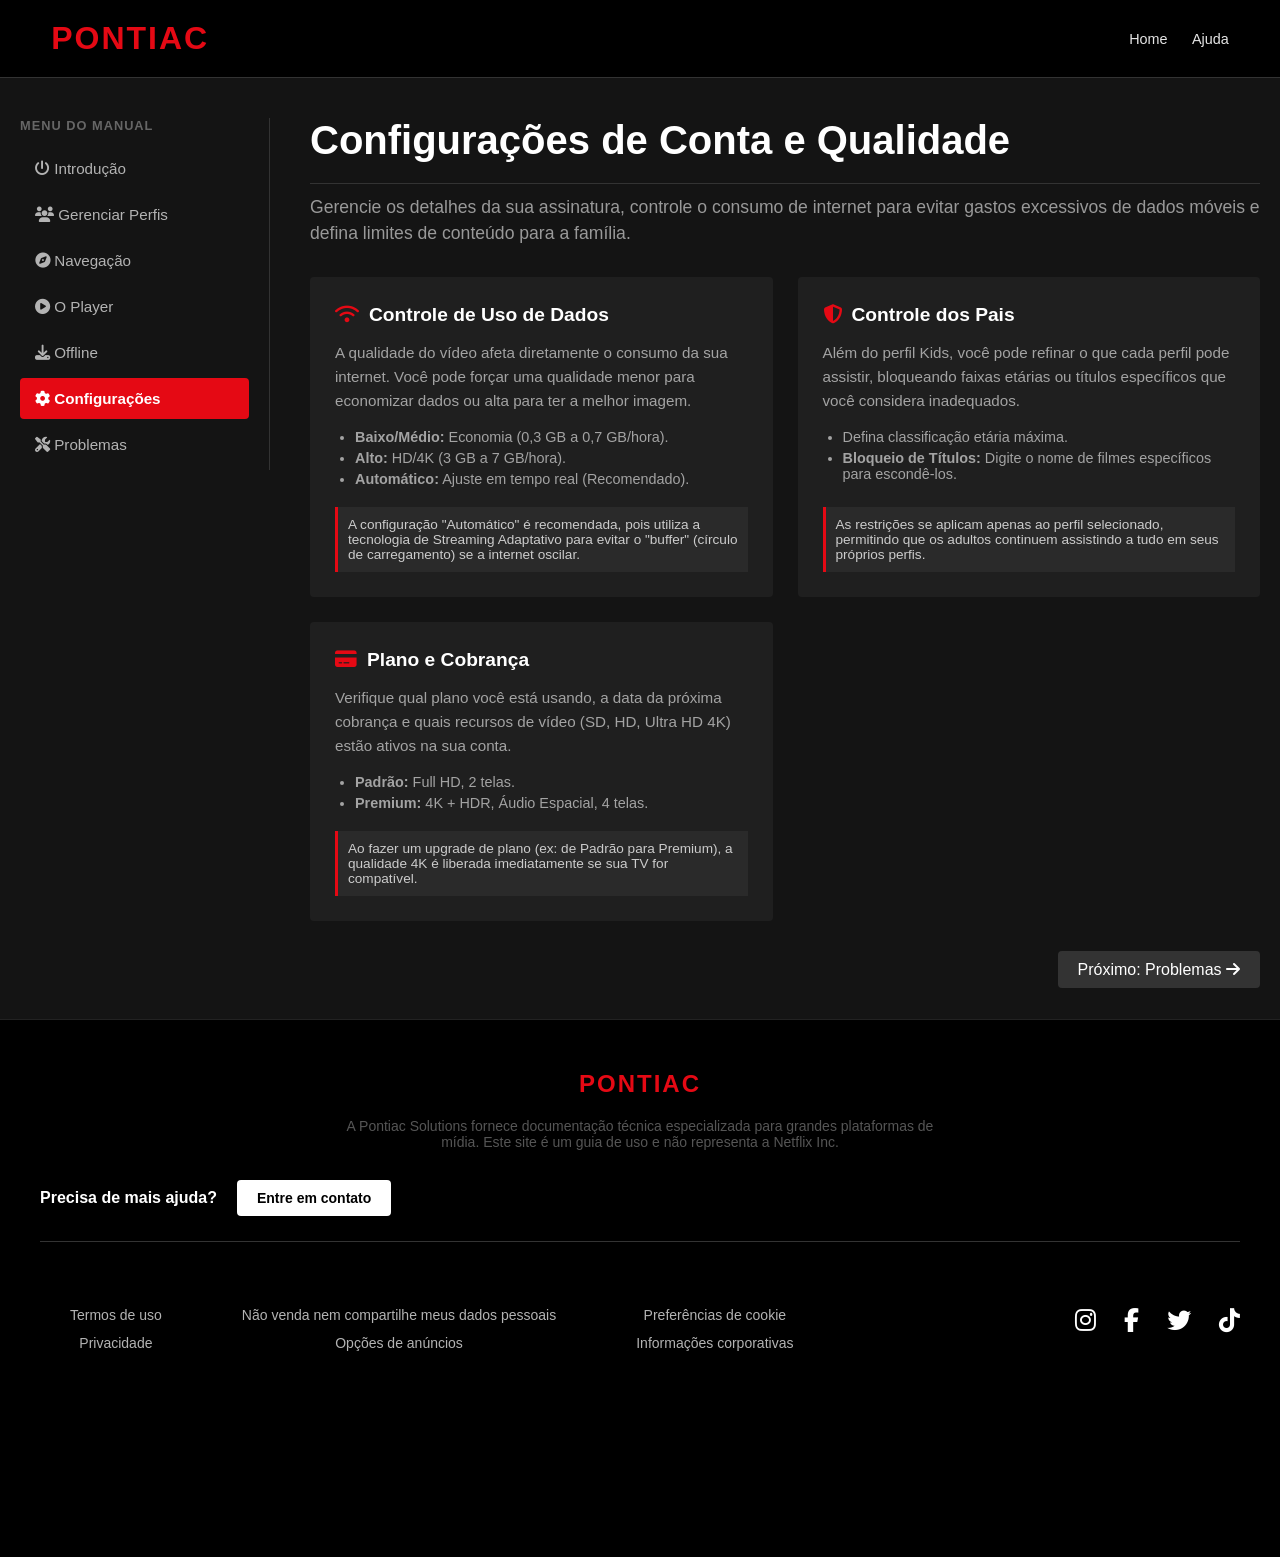
<file: html/config.html>
<!DOCTYPE html>
<html lang="pt-BR">

<head>
    <meta charset="UTF-8">
    <meta name="viewport" content="width=device-width, initial-scale=1.0">
    <title>Pontiac | Configurações</title>
    <link rel="stylesheet" href="/css/style.css">
    <link rel="stylesheet" href="https://cdnjs.cloudflare.com/ajax/libs/font-awesome/6.4.0/css/all.min.css">
</head>

<body>
    <header>
        <a href="index.html" class="logo">PONTIAC</a>

        <nav class="nav-menu">
            <a href="index.html">Home</a>
            <a href="suporte.html">Ajuda</a>
        </nav>
    </header>

    <div class="main-container">
        <aside class="sidebar">
            <h3>Menu do Manual</h3>

            <nav>
                <a href="intro.html" class="menu-item"><i class="fas fa-power-off"></i> Introdução</a>
                <a href="perfis.html" class="menu-item"><i class="fas fa-users"></i> Gerenciar Perfis</a>
                <a href="navegacao.html" class="menu-item"><i class="fas fa-compass"></i> Navegação</a>
                <a href="player.html" class="menu-item"><i class="fas fa-play-circle"></i> O Player</a>
                <a href="offline.html" class="menu-item"><i class="fas fa-download"></i> Offline</a>
                <a href="config.html" class="menu-item"><i class="fas fa-cog"></i> Configurações</a>
                <a href="suporte.html" class="menu-item"><i class="fas fa-tools"></i> Problemas</a>
            </nav>
        </aside>

        <main class="content">
            <h1>Configurações de Conta e Qualidade</h1>
            <span class="subtitle">Gerencie os detalhes da sua assinatura, controle o consumo de internet para evitar gastos excessivos de dados móveis e defina limites de conteúdo para a família.</span>

            <div class="card-grid">
                <div class="info-card">
                    <h3><i class="fas fa-wifi" style="color: #E50914;"></i> Controle de Uso de Dados</h3>
                    <p>A qualidade do vídeo afeta diretamente o consumo da sua internet. Você pode forçar uma qualidade menor para economizar dados ou alta para ter a melhor imagem.</p>

                    <ul>
                        <li><strong>Baixo/Médio:</strong> Economia (0,3 GB a 0,7 GB/hora).</li>
                        <li><strong>Alto:</strong> HD/4K (3 GB a 7 GB/hora).</li>
                        <li><strong>Automático:</strong> Ajuste em tempo real (Recomendado).</li>
                    </ul>

                    <div class="note-box">
                        A configuração "Automático" é recomendada, pois utiliza a tecnologia de Streaming Adaptativo para evitar o "buffer" (círculo de carregamento) se a internet oscilar.
                    </div>
                </div>

                <div class="info-card">
                    <h3><i class="fas fa-shield-alt" style="color: #E50914;"></i> Controle dos Pais</h3>
                    <p>Além do perfil Kids, você pode refinar o que cada perfil pode assistir, bloqueando faixas etárias ou títulos específicos que você considera inadequados.</p>

                    <ul>
                        <li>Defina classificação etária máxima.</li>
                        <li><strong>Bloqueio de Títulos:</strong> Digite o nome de filmes específicos para escondê-los.</li>
                    </ul>

                    <div class="note-box">
                        As restrições se aplicam apenas ao perfil selecionado, permitindo que os adultos continuem assistindo a tudo em seus próprios perfis.
                    </div>
                </div>

                <div class="info-card">
                    <h3><i class="fas fa-credit-card" style="color: #E50914;"></i> Plano e Cobrança</h3>
                    <p>Verifique qual plano você está usando, a data da próxima cobrança e quais recursos de vídeo (SD, HD, Ultra HD 4K) estão ativos na sua conta.</p>

                    <ul>
                        <li><strong>Padrão:</strong> Full HD, 2 telas.</li>
                        <li><strong>Premium:</strong> 4K + HDR, Áudio Espacial, 4 telas.</li>
                    </ul>

                    <div class="note-box">
                        Ao fazer um upgrade de plano (ex: de Padrão para Premium), a qualidade 4K é liberada imediatamente se sua TV for compatível.
                    </div>
                </div>
            </div>
            
            <div style="margin-top: 40px; text-align: right;">
                <a href="suporte.html" style="color: #fff; background: #333; padding: 10px 20px; border-radius: 4px;">Próximo: Problemas <i class="fas fa-arrow-right"></i></a>
            </div>
        </main>
    </div>
    
<footer class="site-footer" style="background: #000; padding: 50px 20px; text-align: center; border-top: 1px solid #222;">
        <h2 class="logo" style="margin-bottom: 20px; font-size: 1.5rem;">PONTIAC</h2>
        <p style="color: #555; max-width: 600px; margin: 0 auto 30px;">
            A Pontiac Solutions fornece documentação técnica especializada para grandes plataformas de mídia. 
            Este site é um guia de uso e não representa a Netflix Inc.
        </p>
        <div class="footer-cta">
            <span class="cta-text">Precisa de mais ajuda?</span>
            <a href="#" class="cta-button">Entre em contato</a>
        </div>
        
<hr class="footer-divider">
    <div class="footer-container">
        <div class="footer-links">
            <div class="footer-column">
                <a href="#">Termos de uso</a>
                <a href="#">Privacidade</a>
            </div>
            <div class="footer-column">
                <a href="#">Não venda nem compartilhe meus dados pessoais</a>
                <a href="#">Opções de anúncios</a>

            </div>
            <div class="footer-column">
                <a href="#">Preferências de cookie</a>
                <a href="#">Informações corporativas</a>
            </div>
        </div>

        <div class="footer-social">
            <a href="#"><i class="fab fa-instagram"></i></a>
            <a href="#"><i class="fab fa-facebook-f"></i></a>
            <a href="#"><i class="fab fa-twitter"></i></a>
            <a href="#"><i class="fab fa-tiktok"></i></a>
        </div>
    </div>
</footer>
<script src="/js/script.js"></script>
</body>

</html>
</file>
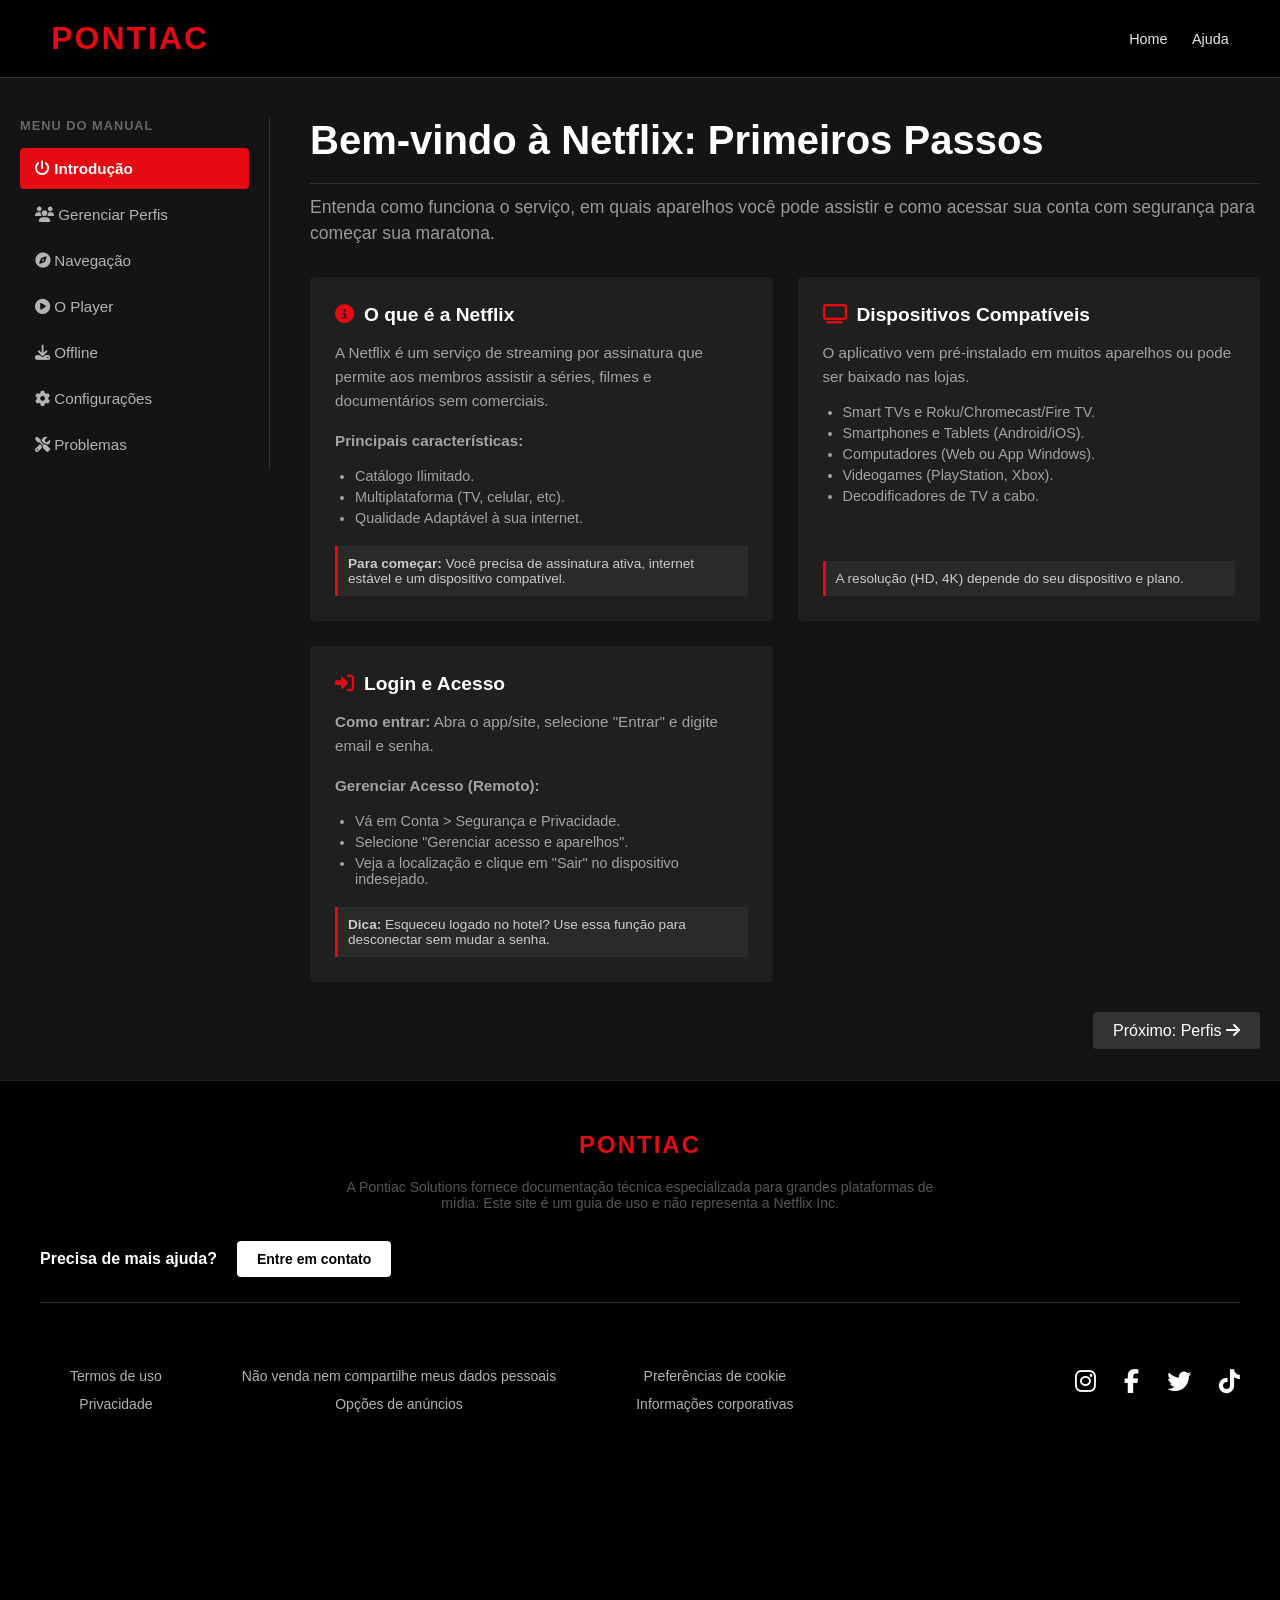
<file: html/intro.html>
<!DOCTYPE html>
<html lang="pt-BR">

<head>
    <meta charset="UTF-8">
    <meta name="viewport" content="width=device-width, initial-scale=1.0">
    <title>Pontiac | Primeiros Passos</title>
    <link rel="stylesheet" href="/css/style.css">
    <link rel="stylesheet" href="https://cdnjs.cloudflare.com/ajax/libs/font-awesome/6.4.0/css/all.min.css">
</head>

<body>
    <header>
        <a href="index.html" class="logo">PONTIAC</a>

        <nav class="nav-menu">
            <a href="index.html">Home</a>
            <a href="suporte.html">Ajuda</a>
        </nav>
    </header>

    <div class="main-container">
        <aside class="sidebar">
            <h3>Menu do Manual</h3>

            <nav>
                <a href="intro.html" class="menu-item"><i class="fas fa-power-off"></i> Introdução</a>
                <a href="perfis.html" class="menu-item"><i class="fas fa-users"></i> Gerenciar Perfis</a>
                <a href="navegacao.html" class="menu-item"><i class="fas fa-compass"></i> Navegação</a>
                <a href="player.html" class="menu-item"><i class="fas fa-play-circle"></i> O Player</a>
                <a href="offline.html" class="menu-item"><i class="fas fa-download"></i> Offline</a>
                <a href="config.html" class="menu-item"><i class="fas fa-cog"></i> Configurações</a>
                <a href="suporte.html" class="menu-item"><i class="fas fa-tools"></i> Problemas</a>
            </nav>
        </aside>

        <main class="content">
            <h1>Bem-vindo à Netflix: Primeiros Passos</h1>
            <span class="subtitle">Entenda como funciona o serviço, em quais aparelhos você pode assistir e como acessar sua conta com segurança para começar sua maratona.</span>

            <div class="card-grid">
                <div class="info-card">
                    <h3><i class="fas fa-info-circle" style="color: #E50914;"></i> O que é a Netflix</h3>
                    <p>A Netflix é um serviço de streaming por assinatura que permite aos membros assistir a séries, filmes e documentários sem comerciais.</p>

                    <p><strong>Principais características:</strong></p>
                    <ul>
                        <li>Catálogo Ilimitado.</li>
                        <li>Multiplataforma (TV, celular, etc).</li>
                        <li>Qualidade Adaptável à sua internet.</li>
                    </ul>

                    <div class="note-box">
                        <strong>Para começar:</strong> Você precisa de assinatura ativa, internet estável e um dispositivo compatível.
                    </div>
                </div>

                <div class="info-card">
                    <h3><i class="fas fa-tv" style="color: #E50914;"></i> Dispositivos Compatíveis</h3>
                    <p>O aplicativo vem pré-instalado em muitos aparelhos ou pode ser baixado nas lojas.</p>

                    <ul>
                        <li>Smart TVs e Roku/Chromecast/Fire TV.</li>
                        <li>Smartphones e Tablets (Android/iOS).</li>
                        <li>Computadores (Web ou App Windows).</li>
                        <li>Videogames (PlayStation, Xbox).</li>
                        <li>Decodificadores de TV a cabo.</li>
                    </ul>

                    <div class="note-box">
                        A resolução (HD, 4K) depende do seu dispositivo e plano.
                    </div>
                </div>

                <div class="info-card">
                    <h3><i class="fas fa-sign-in-alt" style="color: #E50914;"></i> Login e Acesso</h3>
                    <p><strong>Como entrar:</strong> Abra o app/site, selecione "Entrar" e digite email e senha.</p>

                    <p><strong>Gerenciar Acesso (Remoto):</strong></p>
                    <ul>
                        <li>Vá em Conta > Segurança e Privacidade.</li>
                        <li>Selecione "Gerenciar acesso e aparelhos".</li>
                        <li>Veja a localização e clique em "Sair" no dispositivo indesejado.</li>
                    </ul>

                    <div class="note-box">
                        <strong>Dica:</strong> Esqueceu logado no hotel? Use essa função para desconectar sem mudar a senha.
                    </div>
                </div>
            </div>
            
            <div style="margin-top: 40px; text-align: right;">
                <a href="perfis.html" style="color: #fff; background: #333; padding: 10px 20px; border-radius: 4px;">Próximo: Perfis <i class="fas fa-arrow-right"></i></a>
            </div>
        </main>
    </div>

    

<footer class="site-footer" style="background: #000; padding: 50px 20px; text-align: center; border-top: 1px solid #222;">
        <h2 class="logo" style="margin-bottom: 20px; font-size: 1.5rem;">PONTIAC</h2>
        <p style="color: #555; max-width: 600px; margin: 0 auto 30px;">
            A Pontiac Solutions fornece documentação técnica especializada para grandes plataformas de mídia. 
            Este site é um guia de uso e não representa a Netflix Inc.
        </p>
        <div class="footer-cta">
            <span class="cta-text">Precisa de mais ajuda?</span>
            <a href="#" class="cta-button">Entre em contato</a>
        </div>
        
<hr class="footer-divider">
    <div class="footer-container">
        <div class="footer-links">
            <div class="footer-column">
                <a href="#">Termos de uso</a>
                <a href="#">Privacidade</a>
            </div>
            <div class="footer-column">
                <a href="#">Não venda nem compartilhe meus dados pessoais</a>
                <a href="#">Opções de anúncios</a>

            </div>
            <div class="footer-column">
                <a href="#">Preferências de cookie</a>
                <a href="#">Informações corporativas</a>
            </div>
        </div>

        <div class="footer-social">
            <a href="#"><i class="fab fa-instagram"></i></a>
            <a href="#"><i class="fab fa-facebook-f"></i></a>
            <a href="#"><i class="fab fa-twitter"></i></a>
            <a href="#"><i class="fab fa-tiktok"></i></a>
        </div>
    </div>
</footer>
<script src="/js/script.js"></script>
</body>

</html>
</file>
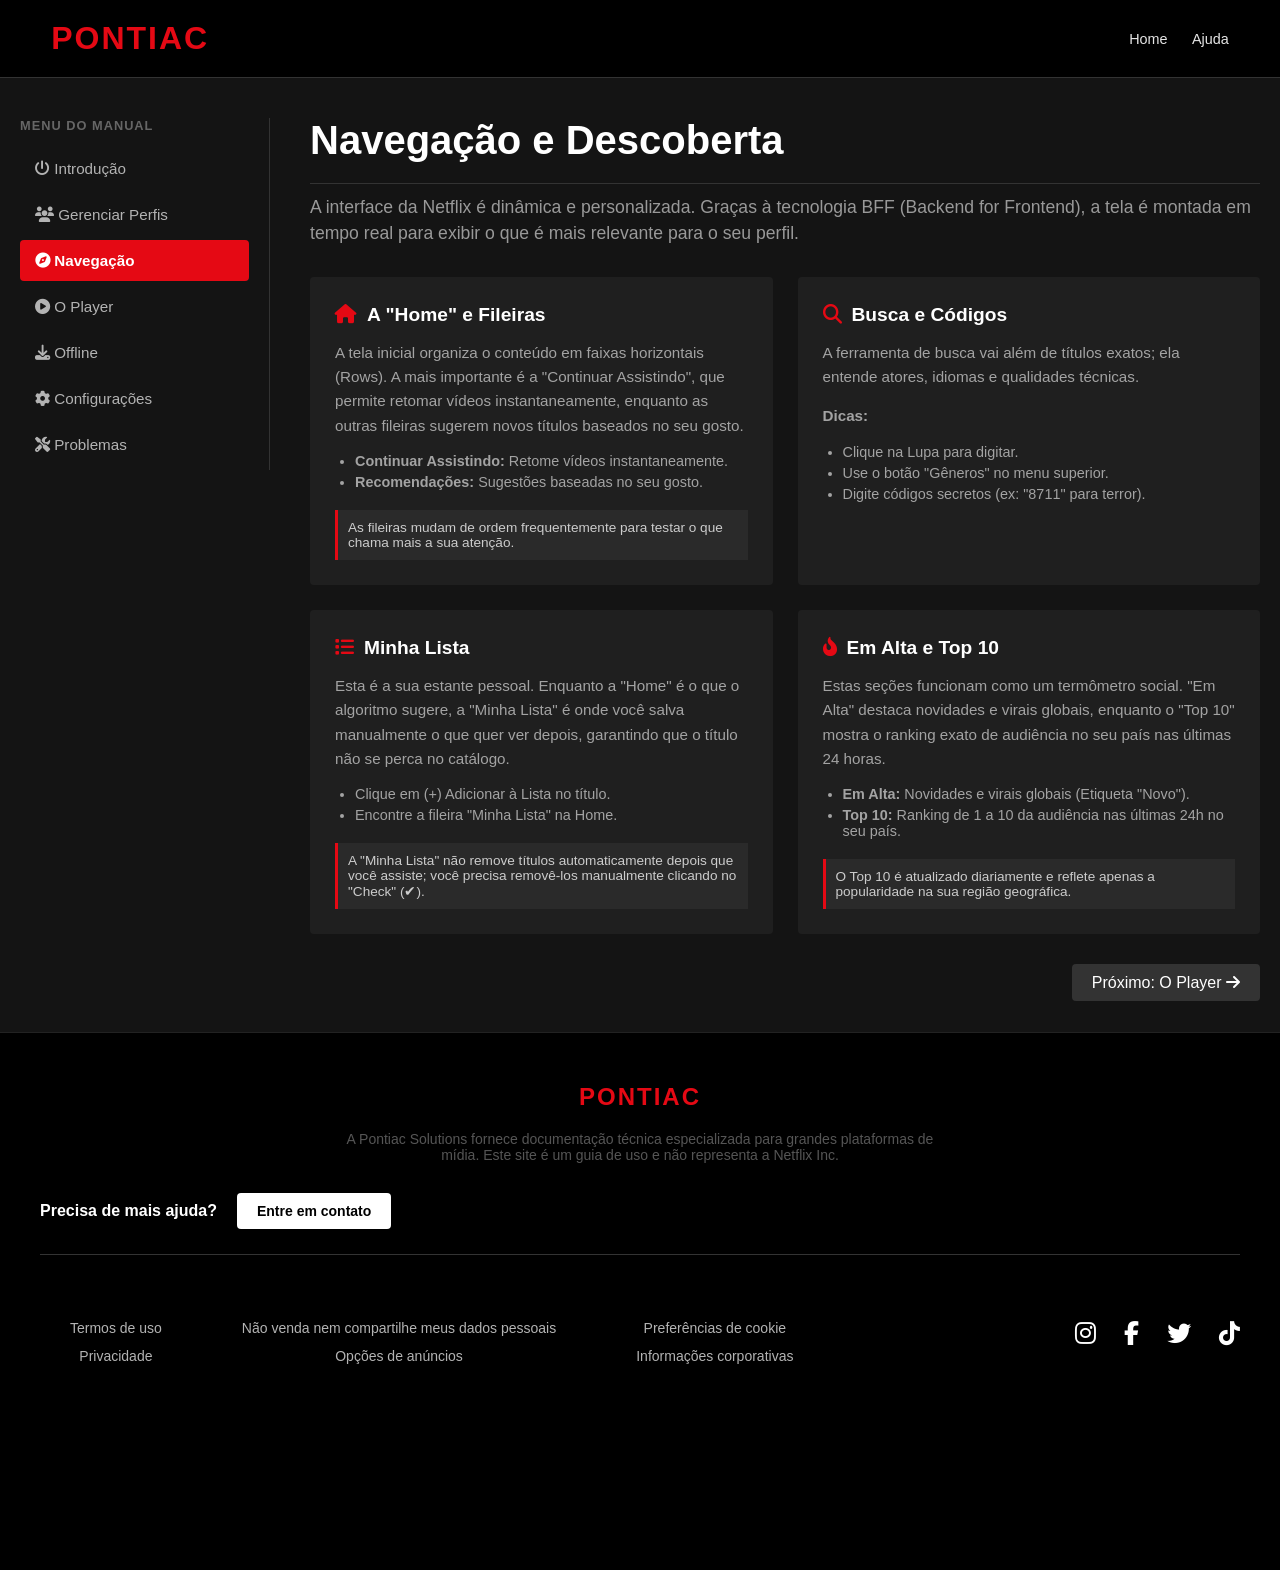
<file: html/navegacao.html>
<!DOCTYPE html>
<html lang="pt-BR">

<head>
    <meta charset="UTF-8">
    <meta name="viewport" content="width=device-width, initial-scale=1.0">
    <title>Pontiac | Navegação</title>
    <link rel="stylesheet" href="/css/style.css">
    <link rel="stylesheet" href="https://cdnjs.cloudflare.com/ajax/libs/font-awesome/6.4.0/css/all.min.css">
</head>

<body>
    <header>
        <a href="index.html" class="logo">PONTIAC</a>

        <nav class="nav-menu">
            <a href="index.html">Home</a>
            <a href="suporte.html">Ajuda</a>
        </nav>
    </header>

    <div class="main-container">
        <aside class="sidebar">
            <h3>Menu do Manual</h3>

            <nav>
                <a href="intro.html" class="menu-item"><i class="fas fa-power-off"></i> Introdução</a>
                <a href="perfis.html" class="menu-item"><i class="fas fa-users"></i> Gerenciar Perfis</a>
                <a href="navegacao.html" class="menu-item"><i class="fas fa-compass"></i> Navegação</a>
                <a href="player.html" class="menu-item"><i class="fas fa-play-circle"></i> O Player</a>
                <a href="offline.html" class="menu-item"><i class="fas fa-download"></i> Offline</a>
                <a href="config.html" class="menu-item"><i class="fas fa-cog"></i> Configurações</a>
                <a href="suporte.html" class="menu-item"><i class="fas fa-tools"></i> Problemas</a>
            </nav>
        </aside>

        <main class="content">
            <h1>Navegação e Descoberta</h1>
            <span class="subtitle">A interface da Netflix é dinâmica e personalizada. Graças à tecnologia BFF (Backend for Frontend), a tela é montada em tempo real para exibir o que é mais relevante para o seu perfil.</span>

            <div class="card-grid">
                <div class="info-card">
                    <h3><i class="fas fa-home" style="color: #E50914;"></i> A "Home" e Fileiras</h3>
                    <p>A tela inicial organiza o conteúdo em faixas horizontais (Rows). A mais importante é a "Continuar Assistindo", que permite retomar vídeos instantaneamente, enquanto as outras fileiras sugerem novos títulos baseados no seu gosto.</p>

                    <ul>
                        <li><strong>Continuar Assistindo:</strong> Retome vídeos instantaneamente.</li>
                        <li><strong>Recomendações:</strong> Sugestões baseadas no seu gosto.</li>
                    </ul>

                    <div class="note-box">
                        As fileiras mudam de ordem frequentemente para testar o que chama mais a sua atenção.
                    </div>
                </div>

                <div class="info-card">
                    <h3><i class="fas fa-search" style="color: #E50914;"></i> Busca e Códigos</h3>
                    <p>A ferramenta de busca vai além de títulos exatos; ela entende atores, idiomas e qualidades técnicas.</p>

                    <p><strong>Dicas:</strong></p>
                    <ul>
                        <li>Clique na Lupa para digitar.</li>
                        <li>Use o botão "Gêneros" no menu superior.</li>
                        <li>Digite códigos secretos (ex: "8711" para terror).</li>
                    </ul>
                </div>

                <div class="info-card">
                    <h3><i class="fas fa-list" style="color: #E50914;"></i> Minha Lista</h3>
                    <p>Esta é a sua estante pessoal. Enquanto a "Home" é o que o algoritmo sugere, a "Minha Lista" é onde você salva manualmente o que quer ver depois, garantindo que o título não se perca no catálogo.</p>

                    <ul>
                        <li>Clique em (+) Adicionar à Lista no título.</li>
                        <li>Encontre a fileira "Minha Lista" na Home.</li>
                    </ul>

                    <div class="note-box">
                        A "Minha Lista" não remove títulos automaticamente depois que você assiste; você precisa removê-los manualmente clicando no "Check" (✔).
                    </div>
                </div>

                <div class="info-card">
                    <h3><i class="fas fa-fire-alt" style="color: #E50914;"></i> Em Alta e Top 10</h3>
                    <p>Estas seções funcionam como um termômetro social. "Em Alta" destaca novidades e virais globais, enquanto o "Top 10" mostra o ranking exato de audiência no seu país nas últimas 24 horas.</p>

                    <ul>
                        <li><strong>Em Alta:</strong> Novidades e virais globais (Etiqueta "Novo").</li>
                        <li><strong>Top 10:</strong> Ranking de 1 a 10 da audiência nas últimas 24h no seu país.</li>
                    </ul>

                    <div class="note-box">
                        O Top 10 é atualizado diariamente e reflete apenas a popularidade na sua região geográfica.
                    </div>
                </div>
            </div>
            
            <div style="margin-top: 40px; text-align: right;">
                <a href="player.html" style="color: #fff; background: #333; padding: 10px 20px; border-radius: 4px;">Próximo: O Player <i class="fas fa-arrow-right"></i></a>
            </div>
        </main>
    </div>

<footer class="site-footer" style="background: #000; padding: 50px 20px; text-align: center; border-top: 1px solid #222;">
        <h2 class="logo" style="margin-bottom: 20px; font-size: 1.5rem;">PONTIAC</h2>
        <p style="color: #555; max-width: 600px; margin: 0 auto 30px;">
            A Pontiac Solutions fornece documentação técnica especializada para grandes plataformas de mídia. 
            Este site é um guia de uso e não representa a Netflix Inc.
        </p>
        <div class="footer-cta">
            <span class="cta-text">Precisa de mais ajuda?</span>
            <a href="#" class="cta-button">Entre em contato</a>
        </div>
        
<hr class="footer-divider">
    <div class="footer-container">
        <div class="footer-links">
            <div class="footer-column">
                <a href="#">Termos de uso</a>
                <a href="#">Privacidade</a>
            </div>
            <div class="footer-column">
                <a href="#">Não venda nem compartilhe meus dados pessoais</a>
                <a href="#">Opções de anúncios</a>

            </div>
            <div class="footer-column">
                <a href="#">Preferências de cookie</a>
                <a href="#">Informações corporativas</a>
            </div>
        </div>

        <div class="footer-social">
            <a href="#"><i class="fab fa-instagram"></i></a>
            <a href="#"><i class="fab fa-facebook-f"></i></a>
            <a href="#"><i class="fab fa-twitter"></i></a>
            <a href="#"><i class="fab fa-tiktok"></i></a>
        </div>
    </div>
</footer>
<script src="/js/script.js"></script>
</body>

</html>
</file>
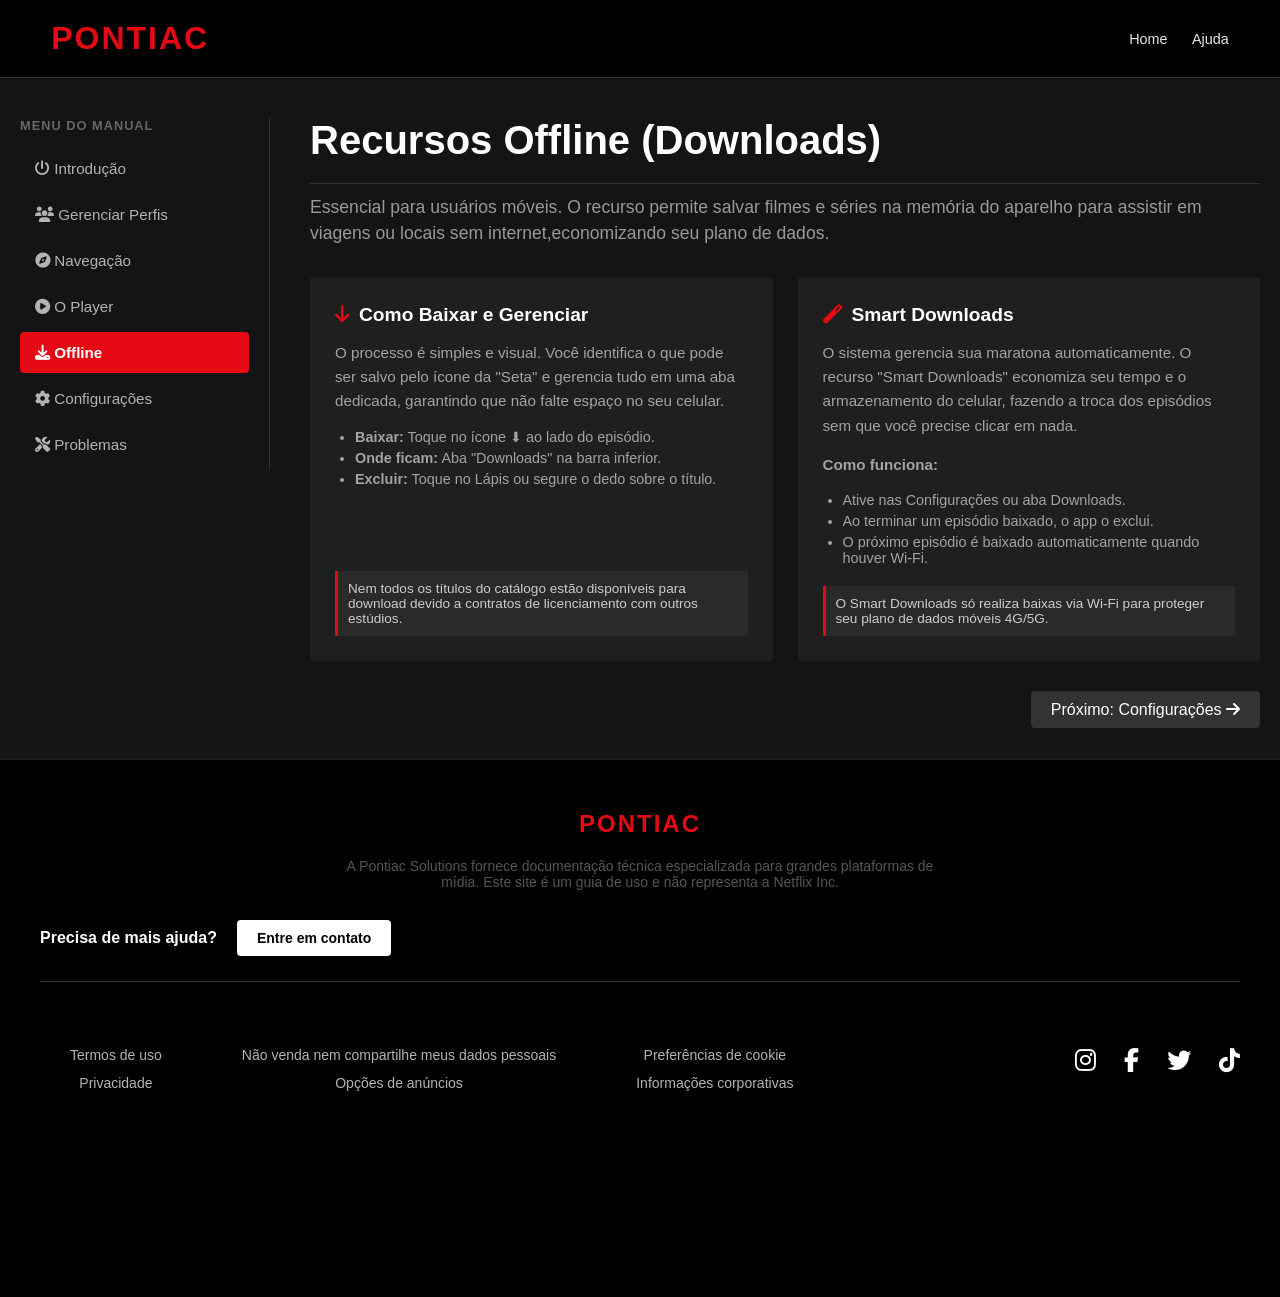
<file: html/offline.html>
<!DOCTYPE html>
<html lang="pt-BR">

<head>
    <meta charset="UTF-8">
    <meta name="viewport" content="width=device-width, initial-scale=1.0">
    <title>Pontiac | Offline</title>
    <link rel="stylesheet" href="/css/style.css">
    <link rel="stylesheet" href="https://cdnjs.cloudflare.com/ajax/libs/font-awesome/6.4.0/css/all.min.css">
</head>

<body>
    <header>
        <a href="index.html" class="logo">PONTIAC</a>

        <nav class="nav-menu">
            <a href="index.html">Home</a>
            <a href="suporte.html">Ajuda</a>
        </nav>
    </header>

    <div class="main-container">
        <aside class="sidebar">
            <h3>Menu do Manual</h3>

            <nav>
                <a href="intro.html" class="menu-item"><i class="fas fa-power-off"></i> Introdução</a>
                <a href="perfis.html" class="menu-item"><i class="fas fa-users"></i> Gerenciar Perfis</a>
                <a href="navegacao.html" class="menu-item"><i class="fas fa-compass"></i> Navegação</a>
                <a href="player.html" class="menu-item"><i class="fas fa-play-circle"></i> O Player</a>
                <a href="offline.html" class="menu-item"><i class="fas fa-download"></i> Offline</a>
                <a href="config.html" class="menu-item"><i class="fas fa-cog"></i> Configurações</a>
                <a href="suporte.html" class="menu-item"><i class="fas fa-tools"></i> Problemas</a>
            </nav>
        </aside>

        <main class="content">
            <h1>Recursos Offline (Downloads)</h1>
            <span class="subtitle">Essencial para usuários móveis. O recurso permite salvar filmes e séries na memória do aparelho para assistir em viagens ou locais sem internet,economizando seu plano de dados.</span>

            <div class="card-grid">
                <div class="info-card">
                    <h3><i class="fas fa-arrow-down" style="color: #E50914;"></i> Como Baixar e Gerenciar</h3>
                    <p>O processo é simples e visual. Você identifica o que pode ser salvo pelo ícone da "Seta" e gerencia tudo em uma aba dedicada, garantindo que não falte espaço no seu celular.</p>

                    <ul>
                        <li><strong>Baixar:</strong> Toque no ícone ⬇ ao lado do episódio.</li>
                        <li><strong>Onde ficam:</strong> Aba "Downloads" na barra inferior.</li>
                        <li><strong>Excluir:</strong> Toque no Lápis ou segure o dedo sobre o título.</li>
                    </ul>

                    <div class="note-box">
                        Nem todos os títulos do catálogo estão disponíveis para download devido a contratos de licenciamento com outros estúdios.
                    </div>
                </div>

                <div class="info-card">
                    <h3><i class="fas fa-magic" style="color: #E50914;"></i> Smart Downloads</h3>
                    <p>O sistema gerencia sua maratona automaticamente. O recurso "Smart Downloads" economiza seu tempo e o armazenamento do celular, fazendo a troca dos episódios sem que você precise clicar em nada.</p>

                    <p><strong>Como funciona:</strong></p>
                    <ul>
                        <li>Ative nas Configurações ou aba Downloads.</li>
                        <li>Ao terminar um episódio baixado, o app o exclui.</li>
                        <li>O próximo episódio é baixado automaticamente quando houver Wi-Fi.</li>
                    </ul>

                    <div class="note-box">
                        O Smart Downloads só realiza baixas via Wi-Fi para proteger seu plano de dados móveis 4G/5G.
                    </div>
                </div>
            </div>
            
            <div style="margin-top: 40px; text-align: right;">
                <a href="config.html" style="color: #fff; background: #333; padding: 10px 20px; border-radius: 4px;">Próximo: Configurações <i class="fas fa-arrow-right"></i></a>
            </div>
        </main>
    </div>

<footer class="site-footer" style="background: #000; padding: 50px 20px; text-align: center; border-top: 1px solid #222;">
        <h2 class="logo" style="margin-bottom: 20px; font-size: 1.5rem;">PONTIAC</h2>
        <p style="color: #555; max-width: 600px; margin: 0 auto 30px;">
            A Pontiac Solutions fornece documentação técnica especializada para grandes plataformas de mídia. 
            Este site é um guia de uso e não representa a Netflix Inc.
        </p>
        <div class="footer-cta">
            <span class="cta-text">Precisa de mais ajuda?</span>
            <a href="#" class="cta-button">Entre em contato</a>
        </div>
        
<hr class="footer-divider">
    <div class="footer-container">
        <div class="footer-links">
            <div class="footer-column">
                <a href="#">Termos de uso</a>
                <a href="#">Privacidade</a>
            </div>
            <div class="footer-column">
                <a href="#">Não venda nem compartilhe meus dados pessoais</a>
                <a href="#">Opções de anúncios</a>

            </div>
            <div class="footer-column">
                <a href="#">Preferências de cookie</a>
                <a href="#">Informações corporativas</a>
            </div>
        </div>

        <div class="footer-social">
            <a href="#"><i class="fab fa-instagram"></i></a>
            <a href="#"><i class="fab fa-facebook-f"></i></a>
            <a href="#"><i class="fab fa-twitter"></i></a>
            <a href="#"><i class="fab fa-tiktok"></i></a>
        </div>
    </div>
</footer>
<script src="/js/script.js"></script>
</body>

</html>
</file>
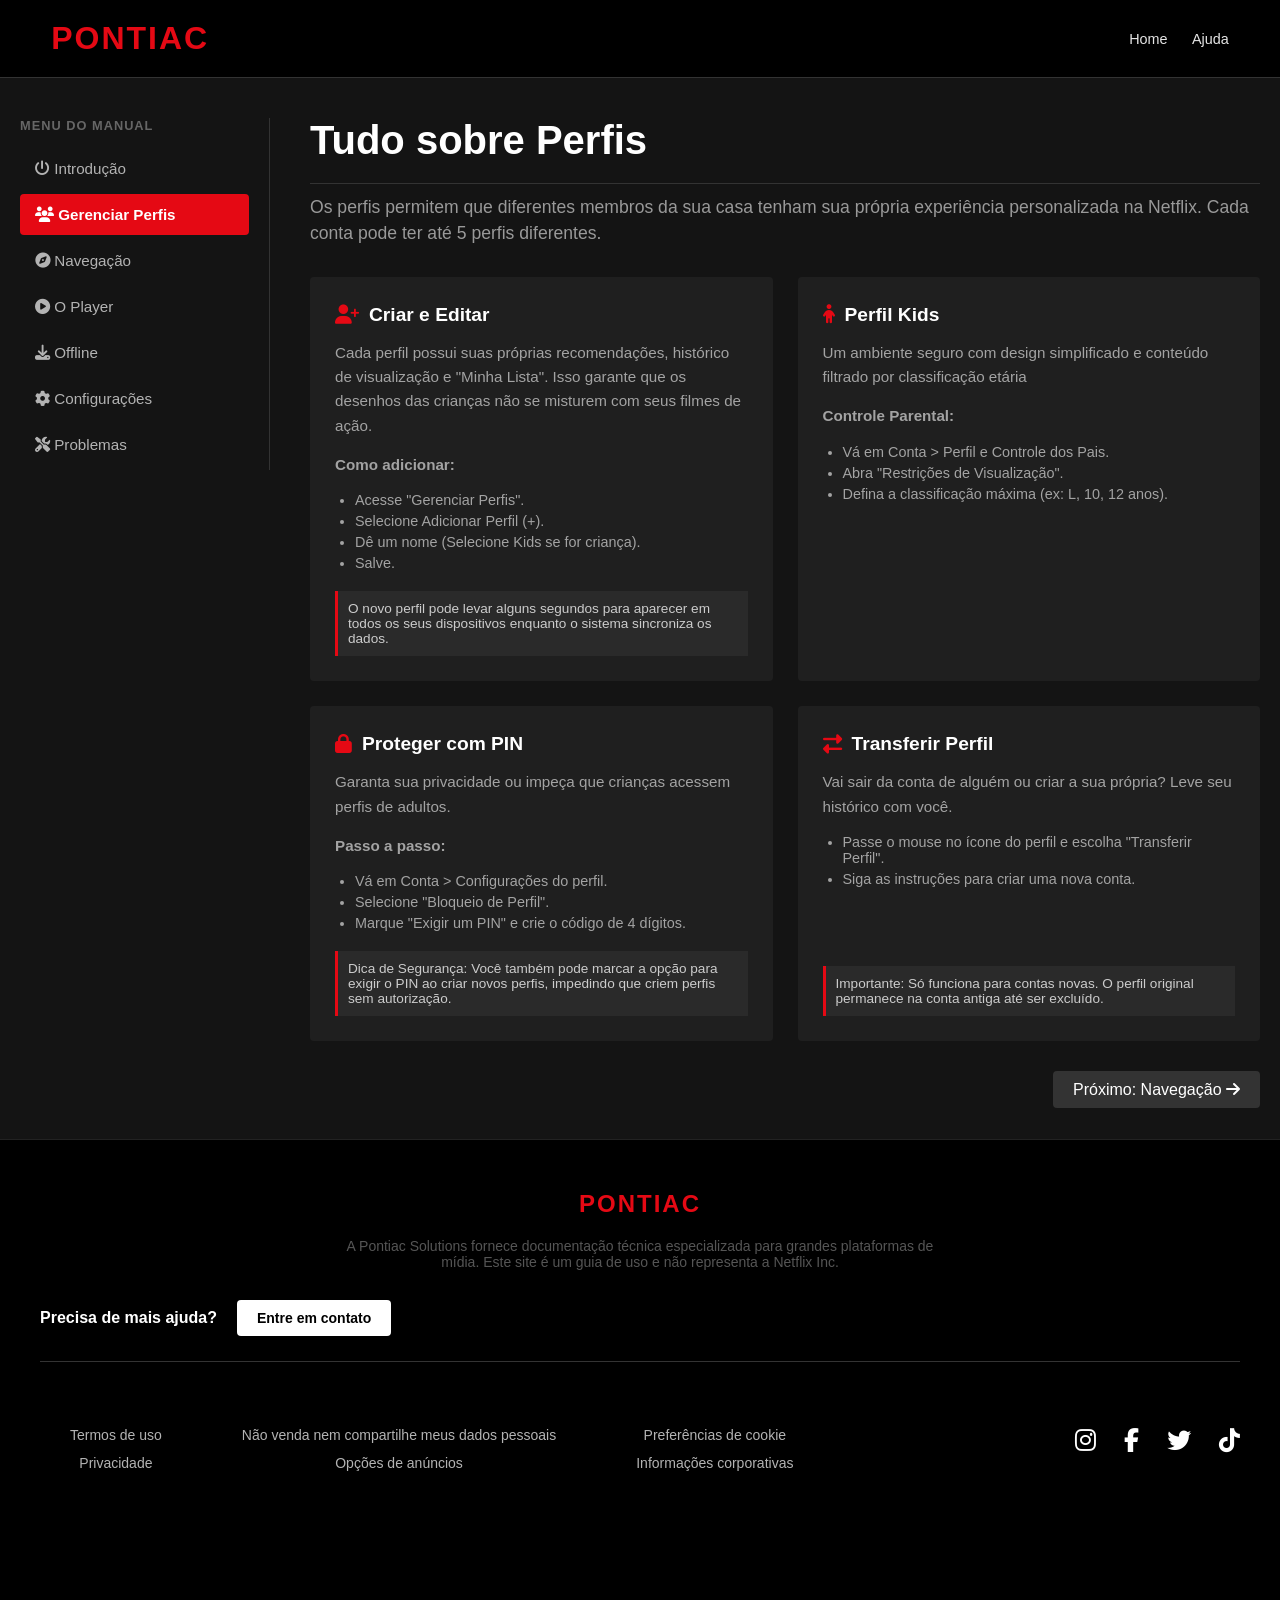
<file: html/perfis.html>
<!DOCTYPE html>
<html lang="pt-BR">

<head>
    <meta charset="UTF-8">
    <meta name="viewport" content="width=device-width, initial-scale=1.0">
    <title>Pontiac | Perfis</title>
    <link rel="stylesheet" href="/css/style.css">
    <link rel="stylesheet" href="https://cdnjs.cloudflare.com/ajax/libs/font-awesome/6.4.0/css/all.min.css">
</head>

<body>
    <header>
        <a href="index.html" class="logo">PONTIAC</a>

        <nav class="nav-menu">
            <a href="index.html">Home</a>
            <a href="suporte.html">Ajuda</a>
        </nav>
    </header>

    <div class="main-container">
        <aside class="sidebar">
            <h3>Menu do Manual</h3>

            <nav>
                <a href="intro.html" class="menu-item"><i class="fas fa-power-off"></i> Introdução</a>
                <a href="perfis.html" class="menu-item"><i class="fas fa-users"></i> Gerenciar Perfis</a>
                <a href="navegacao.html" class="menu-item"><i class="fas fa-compass"></i> Navegação</a>
                <a href="player.html" class="menu-item"><i class="fas fa-play-circle"></i> O Player</a>
                <a href="offline.html" class="menu-item"><i class="fas fa-download"></i> Offline</a>
                <a href="config.html" class="menu-item"><i class="fas fa-cog"></i> Configurações</a>
                <a href="suporte.html" class="menu-item"><i class="fas fa-tools"></i> Problemas</a>
            </nav>
        </aside>

        <main class="content">
            <h1>Tudo sobre Perfis</h1>
            <span class="subtitle">Os perfis permitem que diferentes membros da sua casa tenham sua própria experiência personalizada na Netflix. Cada conta pode ter até 5 perfis diferentes.</span>

            <div class="card-grid">
                <div class="info-card">
                    <h3><i class="fas fa-user-plus" style="color: #E50914;"></i> Criar e Editar</h3>
                    <p>Cada perfil possui suas próprias recomendações, histórico de visualização e "Minha Lista". Isso garante que os desenhos das crianças não se misturem com seus filmes de ação.</p>

                    <p><strong>Como adicionar:</strong></p>
                    <ul>
                        <li>Acesse "Gerenciar Perfis".</li>
                        <li>Selecione Adicionar Perfil (+).</li>
                        <li>Dê um nome (Selecione Kids se for criança).</li>
                        <li>Salve.</li>
                    </ul>

                    <div class="note-box">
                        O novo perfil pode levar alguns segundos para aparecer em todos os seus dispositivos enquanto o sistema sincroniza os dados.
                    </div>
                </div>

                <div class="info-card">
                    <h3><i class="fas fa-child" style="color: #E50914;"></i> Perfil Kids</h3>
                    <p>Um ambiente seguro com design simplificado e conteúdo filtrado por classificação etária</p>

                    <p><strong>Controle Parental:</strong></p>
                    <ul>
                        <li>Vá em Conta > Perfil e Controle dos Pais.</li>
                        <li>Abra "Restrições de Visualização".</li>
                        <li>Defina a classificação máxima (ex: L, 10, 12 anos).</li>
                    </ul>
                </div>

                <div class="info-card">
                    <h3><i class="fas fa-lock" style="color: #E50914;"></i> Proteger com PIN</h3>
                    <p>Garanta sua privacidade ou impeça que crianças acessem perfis de adultos.</p>

                    <p><strong>Passo a passo:</strong></p>
                    <ul>
                        <li>Vá em Conta > Configurações do perfil.</li>
                        <li>Selecione "Bloqueio de Perfil".</li>
                        <li>Marque "Exigir um PIN" e crie o código de 4 dígitos.</li>
                    </ul>

                    <div class="note-box">
                        Dica de Segurança: Você também pode marcar a opção para exigir o PIN ao criar novos perfis, impedindo que criem perfis sem autorização.
                    </div>
                </div>

                <div class="info-card">
                    <h3><i class="fas fa-exchange-alt" style="color: #E50914;"></i> Transferir Perfil</h3>
                    <p>Vai sair da conta de alguém ou criar a sua própria? Leve seu histórico com você.</p>

                    <ul>
                        <li>Passe o mouse no ícone do perfil e escolha "Transferir Perfil".</li>
                        <li>Siga as instruções para criar uma nova conta.</li>
                    </ul>

                    <div class="note-box">
                        Importante: Só funciona para contas novas. O perfil original permanece na conta antiga até ser excluído.
                    </div>
                </div>
            </div>
            
            <div style="margin-top: 40px; text-align: right;">
                <a href="navegacao.html" style="color: #fff; background: #333; padding: 10px 20px; border-radius: 4px;">Próximo: Navegação <i class="fas fa-arrow-right"></i></a>
            </div>
        </main>
    </div>

<footer class="site-footer" style="background: #000; padding: 50px 20px; text-align: center; border-top: 1px solid #222;">
        <h2 class="logo" style="margin-bottom: 20px; font-size: 1.5rem;">PONTIAC</h2>
        <p style="color: #555; max-width: 600px; margin: 0 auto 30px;">
            A Pontiac Solutions fornece documentação técnica especializada para grandes plataformas de mídia. 
            Este site é um guia de uso e não representa a Netflix Inc.
        </p>
        <div class="footer-cta">
            <span class="cta-text">Precisa de mais ajuda?</span>
            <a href="#" class="cta-button">Entre em contato</a>
        </div>
        
<hr class="footer-divider">
    <div class="footer-container">
        <div class="footer-links">
            <div class="footer-column">
                <a href="#">Termos de uso</a>
                <a href="#">Privacidade</a>
            </div>
            <div class="footer-column">
                <a href="#">Não venda nem compartilhe meus dados pessoais</a>
                <a href="#">Opções de anúncios</a>

            </div>
            <div class="footer-column">
                <a href="#">Preferências de cookie</a>
                <a href="#">Informações corporativas</a>
            </div>
        </div>

        <div class="footer-social">
            <a href="#"><i class="fab fa-instagram"></i></a>
            <a href="#"><i class="fab fa-facebook-f"></i></a>
            <a href="#"><i class="fab fa-twitter"></i></a>
            <a href="#"><i class="fab fa-tiktok"></i></a>
        </div>
    </div>
</footer>
<script src="/js/script.js"></script>
</body>

</html>
</file>
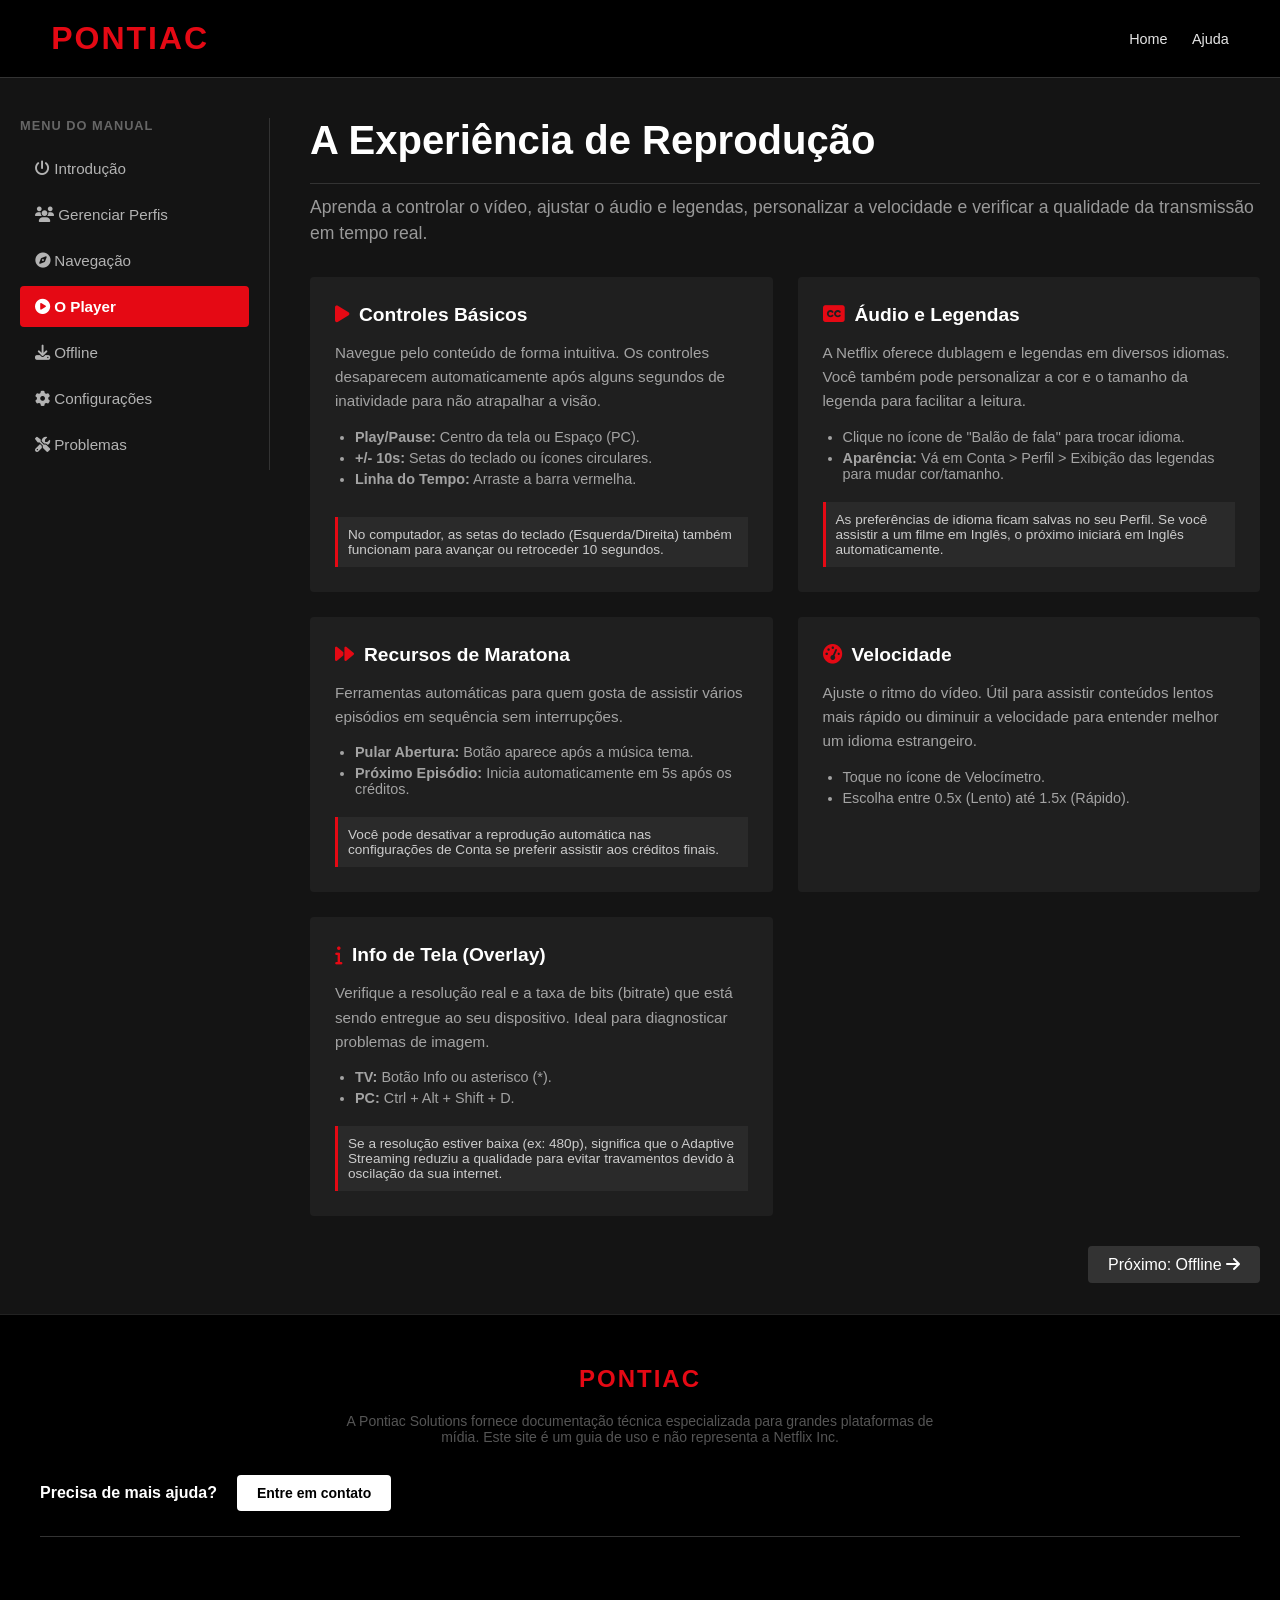
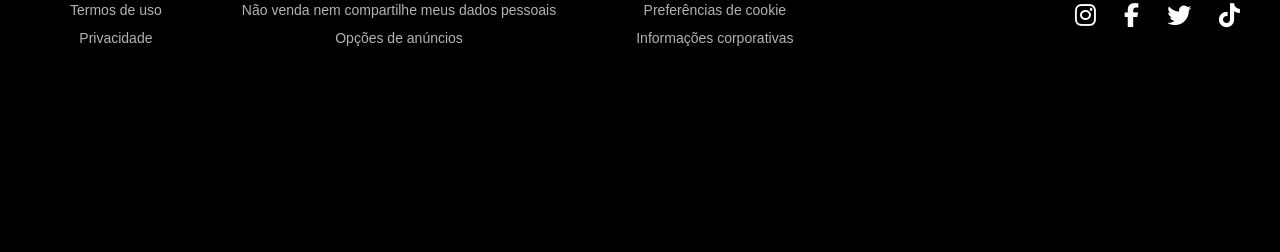
<file: html/player.html>
<!DOCTYPE html>
<html lang="pt-BR">

<head>
    <meta charset="UTF-8">
    <meta name="viewport" content="width=device-width, initial-scale=1.0">
    <title>Pontiac | Player</title>
    <link rel="stylesheet" href="/css/style.css">
    <link rel="stylesheet" href="https://cdnjs.cloudflare.com/ajax/libs/font-awesome/6.4.0/css/all.min.css">
</head>

<body>
    <header>
        <a href="index.html" class="logo">PONTIAC</a>

        <nav class="nav-menu">
            <a href="index.html">Home</a>
            <a href="suporte.html">Ajuda</a>
        </nav>
    </header>

    <div class="main-container">
        <aside class="sidebar">
            <h3>Menu do Manual</h3>

            <nav>
                <a href="intro.html" class="menu-item"><i class="fas fa-power-off"></i> Introdução</a>
                <a href="perfis.html" class="menu-item"><i class="fas fa-users"></i> Gerenciar Perfis</a>
                <a href="navegacao.html" class="menu-item"><i class="fas fa-compass"></i> Navegação</a>
                <a href="player.html" class="menu-item"><i class="fas fa-play-circle"></i> O Player</a>
                <a href="offline.html" class="menu-item"><i class="fas fa-download"></i> Offline</a>
                <a href="config.html" class="menu-item"><i class="fas fa-cog"></i> Configurações</a>
                <a href="suporte.html" class="menu-item"><i class="fas fa-tools"></i> Problemas</a>
            </nav>
        </aside>

        <main class="content">
            <h1>A Experiência de Reprodução</h1>
            <span class="subtitle">Aprenda a controlar o vídeo, ajustar o áudio e legendas, personalizar a velocidade e verificar a qualidade da transmissão em tempo real.</span>

            <div class="card-grid">
                <div class="info-card">
                    <h3><i class="fas fa-play" style="color: #E50914;"></i> Controles Básicos</h3>
                    <p>Navegue pelo conteúdo de forma intuitiva. Os controles desaparecem automaticamente após alguns segundos de inatividade para não atrapalhar a visão.</p>

                    <ul>
                        <li><strong>Play/Pause:</strong> Centro da tela ou Espaço (PC).</li>
                        <li><strong>+/- 10s:</strong> Setas do teclado ou ícones circulares.</li>
                        <li><strong>Linha do Tempo:</strong> Arraste a barra vermelha.</li>
                    </ul>

                    <div class="note-box">
                        No computador, as setas do teclado (Esquerda/Direita) também funcionam para avançar ou retroceder 10 segundos.
                    </div>
                </div>

                <div class="info-card">
                    <h3><i class="fas fa-closed-captioning" style="color: #E50914;"></i> Áudio e Legendas</h3>
                    <p>A Netflix oferece dublagem e legendas em diversos idiomas. Você também pode personalizar a cor e o tamanho da legenda para facilitar a leitura.</p>

                    <ul>
                        <li>Clique no ícone de "Balão de fala" para trocar idioma.</li>
                        <li><strong>Aparência:</strong> Vá em Conta > Perfil > Exibição das legendas para mudar cor/tamanho.</li>
                    </ul>

                    <div class="note-box">
                        As preferências de idioma ficam salvas no seu Perfil. Se você assistir a um filme em Inglês, o próximo iniciará em Inglês automaticamente.
                    </div>
                </div>

                <div class="info-card">
                    <h3><i class="fas fa-forward" style="color: #E50914;"></i> Recursos de Maratona</h3>
                    <p>Ferramentas automáticas para quem gosta de assistir vários episódios em sequência sem interrupções.</p>

                    <ul>
                        <li><strong>Pular Abertura:</strong> Botão aparece após a música tema.</li>
                        <li><strong>Próximo Episódio:</strong> Inicia automaticamente em 5s após os créditos.</li>
                    </ul>

                    <div class="note-box">
                        Você pode desativar a reprodução automática nas configurações de Conta se preferir assistir aos créditos finais.
                    </div>
                </div>

                <div class="info-card">
                    <h3><i class="fas fa-tachometer-alt" style="color: #E50914;"></i> Velocidade</h3>
                    <p>Ajuste o ritmo do vídeo. Útil para assistir conteúdos lentos mais rápido ou diminuir a velocidade para entender melhor um idioma estrangeiro.</p>

                    <ul>
                        <li>Toque no ícone de Velocímetro.</li>
                        <li>Escolha entre 0.5x (Lento) até 1.5x (Rápido).</li>
                    </ul>
                </div>

                 <div class="info-card">
                    <h3><i class="fas fa-info" style="color: #E50914;"></i> Info de Tela (Overlay)</h3>
                    <p>Verifique a resolução real e a taxa de bits (bitrate) que está sendo entregue ao seu dispositivo. Ideal para diagnosticar problemas de imagem.</p>

                    <ul>
                        <li><strong>TV:</strong> Botão Info ou asterisco (*).</li>
                        <li><strong>PC:</strong> Ctrl + Alt + Shift + D.</li>
                    </ul>

                    <div class="note-box">
                        Se a resolução estiver baixa (ex: 480p), significa que o Adaptive Streaming reduziu a qualidade para evitar travamentos devido à oscilação da sua internet.
                    </div>
                </div>
            </div>
            
            <div style="margin-top: 40px; text-align: right;">
                <a href="offline.html" style="color: #fff; background: #333; padding: 10px 20px; border-radius: 4px;">Próximo: Offline <i class="fas fa-arrow-right"></i></a>
            </div>
        </main>
    </div>

<footer class="site-footer" style="background: #000; padding: 50px 20px; text-align: center; border-top: 1px solid #222;">
        <h2 class="logo" style="margin-bottom: 20px; font-size: 1.5rem;">PONTIAC</h2>
        <p style="color: #555; max-width: 600px; margin: 0 auto 30px;">
            A Pontiac Solutions fornece documentação técnica especializada para grandes plataformas de mídia. 
            Este site é um guia de uso e não representa a Netflix Inc.
        </p>
        <div class="footer-cta">
            <span class="cta-text">Precisa de mais ajuda?</span>
            <a href="#" class="cta-button">Entre em contato</a>
        </div>
        
<hr class="footer-divider">
    <div class="footer-container">
        <div class="footer-links">
            <div class="footer-column">
                <a href="#">Termos de uso</a>
                <a href="#">Privacidade</a>
            </div>
            <div class="footer-column">
                <a href="#">Não venda nem compartilhe meus dados pessoais</a>
                <a href="#">Opções de anúncios</a>

            </div>
            <div class="footer-column">
                <a href="#">Preferências de cookie</a>
                <a href="#">Informações corporativas</a>
            </div>
        </div>

        <div class="footer-social">
            <a href="#"><i class="fab fa-instagram"></i></a>
            <a href="#"><i class="fab fa-facebook-f"></i></a>
            <a href="#"><i class="fab fa-twitter"></i></a>
            <a href="#"><i class="fab fa-tiktok"></i></a>
        </div>
    </div>
</footer>
<script src="/js/script.js"></script>
</body>

</html>
</file>
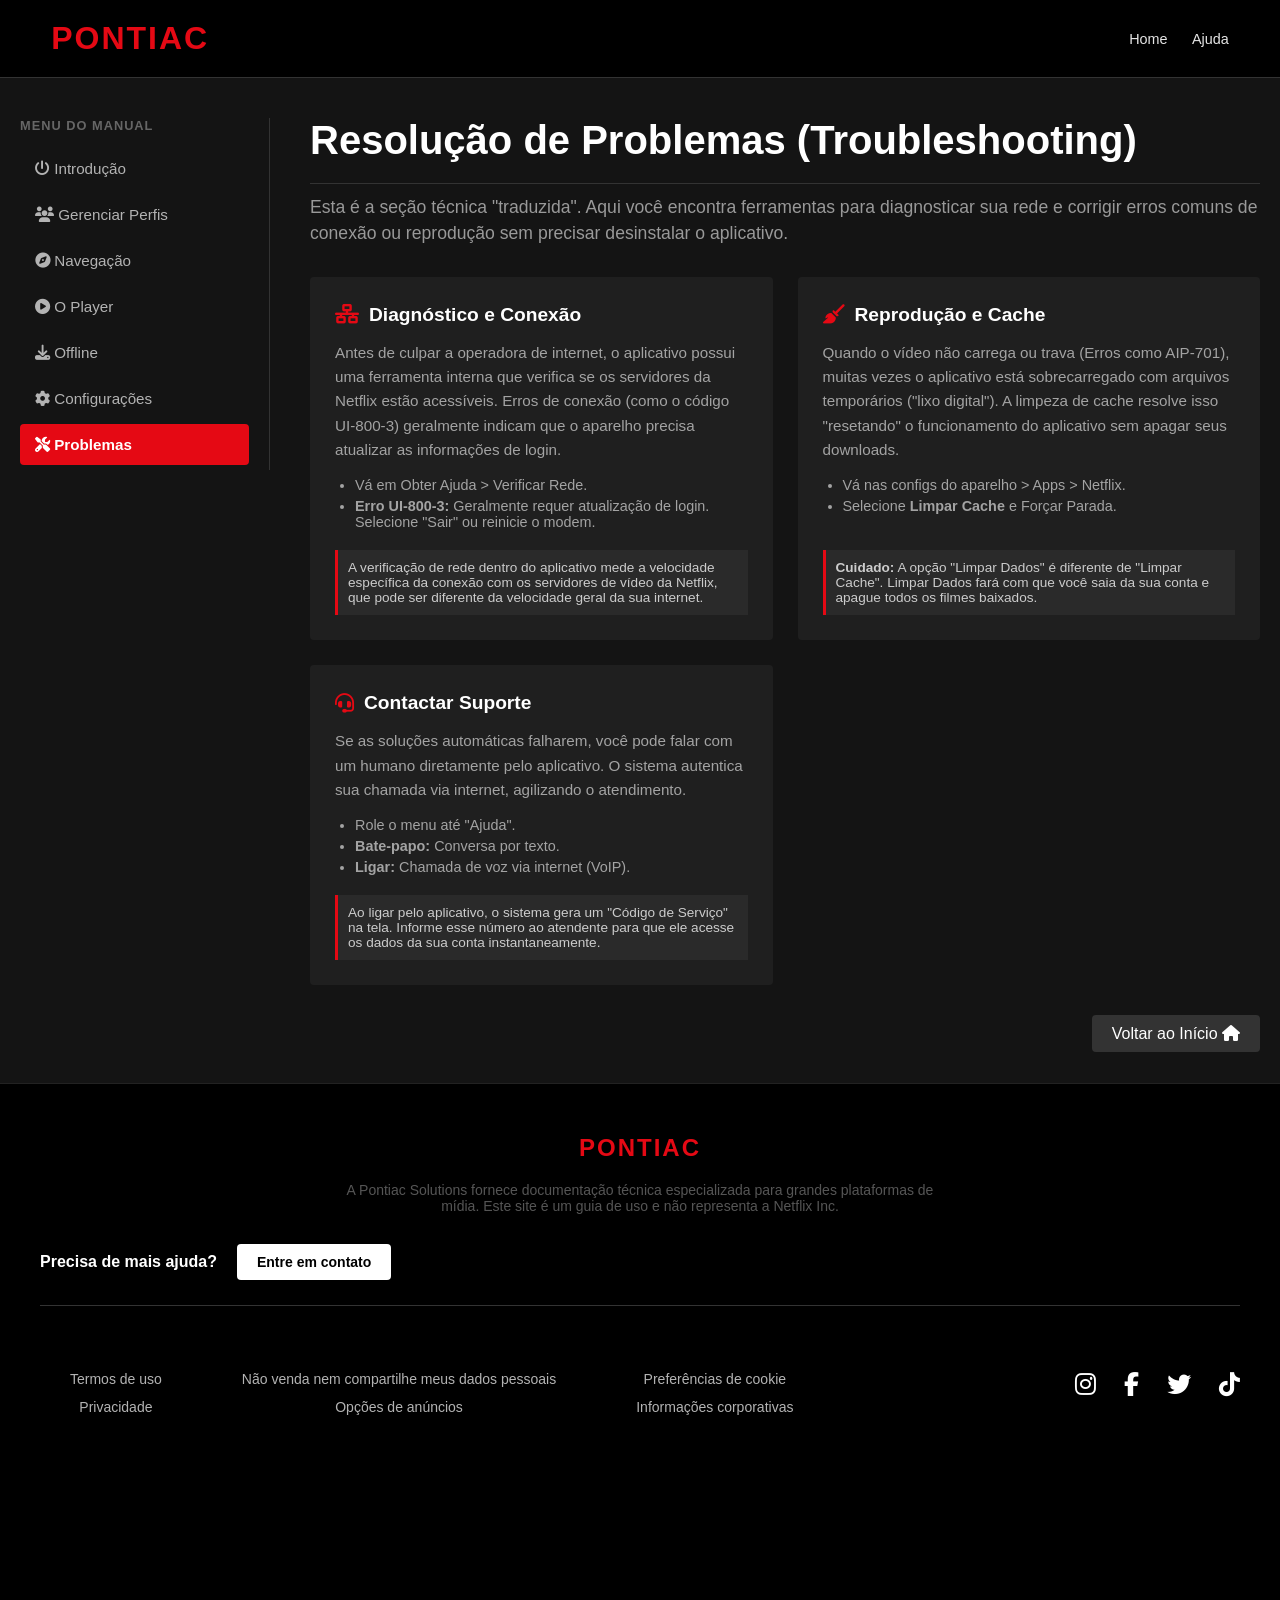
<file: html/suporte.html>
<!DOCTYPE html>
<html lang="pt-BR">

<head>
    <meta charset="UTF-8">
    <meta name="viewport" content="width=device-width, initial-scale=1.0">
    <title>Pontiac | Suporte</title>
    <link rel="stylesheet" href="/css/style.css">
    <link rel="stylesheet" href="https://cdnjs.cloudflare.com/ajax/libs/font-awesome/6.4.0/css/all.min.css">
</head>

<body>
    <header>
        <a href="index.html" class="logo">PONTIAC</a>

        <nav class="nav-menu">
            <a href="index.html">Home</a>
            <a href="suporte.html">Ajuda</a>
        </nav>
    </header>

    <div class="main-container">
        <aside class="sidebar">
            <h3>Menu do Manual</h3>

            <nav>
                <a href="intro.html" class="menu-item"><i class="fas fa-power-off"></i> Introdução</a>
                <a href="perfis.html" class="menu-item"><i class="fas fa-users"></i> Gerenciar Perfis</a>
                <a href="navegacao.html" class="menu-item"><i class="fas fa-compass"></i> Navegação</a>
                <a href="player.html" class="menu-item"><i class="fas fa-play-circle"></i> O Player</a>
                <a href="offline.html" class="menu-item"><i class="fas fa-download"></i> Offline</a>
                <a href="config.html" class="menu-item"><i class="fas fa-cog"></i> Configurações</a>
                <a href="suporte.html" class="menu-item"><i class="fas fa-tools"></i> Problemas</a>
            </nav>
        </aside>

        <main class="content">
            <h1>Resolução de Problemas (Troubleshooting)</h1>
            <span class="subtitle">Esta é a seção técnica "traduzida". Aqui você encontra ferramentas para diagnosticar sua rede e corrigir erros comuns de conexão ou reprodução sem precisar desinstalar o aplicativo.</span>

            <div class="card-grid">
                <div class="info-card">
                    <h3><i class="fas fa-network-wired" style="color: #E50914;"></i> Diagnóstico e Conexão</h3>
                    <p>Antes de culpar a operadora de internet, o aplicativo possui uma ferramenta interna que verifica se os servidores da Netflix estão acessíveis. Erros de conexão (como o código UI-800-3) geralmente indicam que o aparelho precisa atualizar as informações de login.</p>

                    <ul>
                        <li>Vá em Obter Ajuda > Verificar Rede.</li>
                        <li><strong>Erro UI-800-3:</strong> Geralmente requer atualização de login. Selecione "Sair" ou reinicie o modem.</li>
                    </ul>

                    <div class="note-box">
                        A verificação de rede dentro do aplicativo mede a velocidade específica da conexão com os servidores de vídeo da Netflix, que pode ser diferente da velocidade geral da sua internet.
                    </div>
                </div>

                <div class="info-card">
                    <h3><i class="fas fa-broom" style="color: #E50914;"></i> Reprodução e Cache</h3>
                    <p>Quando o vídeo não carrega ou trava (Erros como AIP-701), muitas vezes o aplicativo está sobrecarregado com arquivos temporários ("lixo digital"). A limpeza de cache resolve isso "resetando" o funcionamento do aplicativo sem apagar seus downloads.</p>

                    <ul>
                        <li>Vá nas configs do aparelho > Apps > Netflix.</li>
                        <li>Selecione <strong>Limpar Cache</strong> e Forçar Parada.</li>
                    </ul>

                    <div class="note-box">
                        <strong>Cuidado:</strong> A opção "Limpar Dados" é diferente de "Limpar Cache". Limpar Dados fará com que você saia da sua conta e apague todos os filmes baixados.
                    </div>
                </div>

                <div class="info-card">
                    <h3><i class="fas fa-headset" style="color: #E50914;"></i> Contactar Suporte</h3>
                    <p>Se as soluções automáticas falharem, você pode falar com um humano diretamente pelo aplicativo. O sistema autentica sua chamada via internet, agilizando o atendimento.</p>

                    <ul>
                        <li>Role o menu até "Ajuda".</li>
                        <li><strong>Bate-papo:</strong> Conversa por texto.</li>
                        <li><strong>Ligar:</strong> Chamada de voz via internet (VoIP).</li>
                    </ul>
                    
                    <div class="note-box">
                        Ao ligar pelo aplicativo, o sistema gera um "Código de Serviço" na tela. Informe esse número ao atendente para que ele acesse os dados da sua conta instantaneamente.
                    </div>
                </div>
            </div>
            
            <div style="margin-top: 40px; text-align: right;">
                <a href="index.html" style="color: #fff; background: #333; padding: 10px 20px; border-radius: 4px;">Voltar ao Início <i class="fas fa-home"></i></a>
            </div>
        </main>
    </div>

<footer class="site-footer" style="background: #000; padding: 50px 20px; text-align: center; border-top: 1px solid #222;">
        <h2 class="logo" style="margin-bottom: 20px; font-size: 1.5rem;">PONTIAC</h2>
        <p style="color: #555; max-width: 600px; margin: 0 auto 30px;">
            A Pontiac Solutions fornece documentação técnica especializada para grandes plataformas de mídia. 
            Este site é um guia de uso e não representa a Netflix Inc.
        </p>
        <div class="footer-cta">
            <span class="cta-text">Precisa de mais ajuda?</span>
            <a href="#" class="cta-button">Entre em contato</a>
        </div>
        
<hr class="footer-divider">
    <div class="footer-container">
        <div class="footer-links">
            <div class="footer-column">
                <a href="#">Termos de uso</a>
                <a href="#">Privacidade</a>
            </div>
            <div class="footer-column">
                <a href="#">Não venda nem compartilhe meus dados pessoais</a>
                <a href="#">Opções de anúncios</a>

            </div>
            <div class="footer-column">
                <a href="#">Preferências de cookie</a>
                <a href="#">Informações corporativas</a>
            </div>
        </div>

        <div class="footer-social">
            <a href="#"><i class="fab fa-instagram"></i></a>
            <a href="#"><i class="fab fa-facebook-f"></i></a>
            <a href="#"><i class="fab fa-twitter"></i></a>
            <a href="#"><i class="fab fa-tiktok"></i></a>
        </div>
    </div>
</footer>
<script src="/js/script.js"></script>
</body>

</html>
</file>
<file: css/style.css>
* {
    margin: 0;
    padding: 0;
    box-sizing: border-box;
    font-family: 'Helvetica Neue', Helvetica, Arial, sans-serif;
}

body {
    background-color: #141414;
    color: #fff;
    display: flex;
    flex-direction: column;
    min-height: 100vh;
}

a { text-decoration: none; color: inherit; }
ul { list-style: none; }

/* HEADER */
header {
    display: flex;
    justify-content: space-between;
    align-items: center;
    padding: 20px 4%;
    background-color: #000;
    position: sticky;
    top: 0;
    z-index: 1000;
    border-bottom: 1px solid #333;
}

.logo {
    font-size: 2rem;
    font-weight: bold;
    color: #E50914;
    text-transform: uppercase;
    letter-spacing: 2px;
}

.nav-menu a {
    color: #e5e5e5;
    margin-left: 20px;
    font-size: 0.9rem;
    transition: color 0.3s;
}
.nav-menu a:hover { color: #b3b3b3; }

/* LAYOUT PRINCIPAL */
.main-container {
    display: flex;
    flex: 1;
    max-width: 1400px;
    margin: 0 auto;
    width: 100%;
    padding: 40px 20px;
}

/* SIDEBAR */
.sidebar {
    width: 250px;
    border-right: 1px solid #333;
    padding-right: 20px;
    height: fit-content;
    flex-shrink: 0;
}

.sidebar h3 {
    color: #666;
    font-size: 0.8rem;
    margin-bottom: 15px;
    text-transform: uppercase;
    letter-spacing: 1px;
}

.menu-item {
    display: block;
    padding: 12px 15px;
    margin-bottom: 5px;
    color: #b3b3b3;
    border-radius: 4px;
    transition: all 0.3s;
    font-size: 0.95rem;
}

.menu-item:hover { background-color: #333; color: #fff; }
.menu-item.active { background-color: #E50914; color: white; font-weight: bold; }

/* CONTEÚDO */
.content {
    flex: 1;
    padding-left: 40px;
}

.content h1 {
    font-size: 2.5rem;
    margin-bottom: 10px;
    border-bottom: 1px solid #333;
    padding-bottom: 20px;
}

.subtitle {
    color: #999;
    font-size: 1.1rem;
    margin-bottom: 30px;
    display: block;
    line-height: 1.5;
}

/* CARDS E GRID */
.card-grid {
    display: grid;
    grid-template-columns: repeat(auto-fill, minmax(320px, 1fr));
    gap: 25px;
    margin-top: 30px;
}

.info-card {
    background-color: #1f1f1f;
    padding: 25px;
    border-radius: 4px;
    transition: transform 0.3s;
    border-top: 2px solid transparent;
    display: flex;
    flex-direction: column;
}

.info-card:hover {
    transform: translateY(-5px);
    border-top: 2px solid #E50914;
    background-color: #252525;
}

.info-card h3 {
    margin-bottom: 15px;
    display: flex;
    align-items: center;
    gap: 10px;
    font-size: 1.2rem;
    color: #fff;
}

.info-card p {
    color: #a3a3a3;
    font-size: 0.95rem;
    line-height: 1.6;
    margin-bottom: 15px;
}

/* Listas dentro dos cards */
.info-card ul {
    list-style: disc;
    margin-left: 20px;
    color: #a3a3a3;
    font-size: 0.9rem;
    margin-bottom: 15px;
}

.info-card li { margin-bottom: 5px; }

/* Estilo para as Notas/Dicas */
.note-box {
    margin-top: auto;
    background: #2a2a2a;
    border-left: 3px solid #E50914;
    padding: 10px;
    font-size: 0.85rem;
    color: #ccc;
}

.site-footer {
    /* Gradiente de fundo escuro para o vermelho escuro */
    background: linear-gradient(to bottom, #000000 0%, #3a0000 100%);
    color: #b3b3b3; /* Cor do texto cinza claro */
    padding: 60px 20px;
    font-family: 'Segoe UI', Roboto, Helvetica, Arial, sans-serif;
    font-size: 14px;
}

.footer-container {
    max-width: 1200px;
    margin: 0 auto;
    display: flex;
    justify-content: space-between;
    align-items: flex-start;
    flex-wrap: wrap;
}

.footer-links {
    display: flex;
    gap: 50px;
    flex-wrap: wrap;
    flex: 1;
}


.footer-cta {
    display: flex;
    align-items: center;
    gap: 20px;
    padding-bottom: 25px;
    max-width: 1200px;
    margin: 0 auto;
}

/* Texto "Precisa de mais ajuda?" */
.cta-text {
    color: #ffffff;
    font-weight: bold;
    font-size: 16px;
}

/* Botão branco "Entre em contato" */
.cta-button {
    background-color: #ffffff;
    color: #000000;
    text-decoration: none;
    padding: 10px 20px;
    border-radius: 4px; /* Leve arredondamento nos cantos */
    font-weight: bold;
    font-size: 14px;
    transition: background-color 0.3s ease;
}

.cta-button:hover {
    background-color: #e0e0e0; /* Efeito visual ao passar o mouse */
}

/* Linha horizontal sutil */
.footer-divider {
    border: 0;
    border-top: 1px solid #333; /* Linha escura para separar as seções */
    margin-bottom: 30px;
    max-width: 1200px;
    margin-left: auto;
    margin-right: auto;
}

.footer-column {
    display: flex;
    flex-direction: column;
    gap: 12px;
    margin-left: 30px;
    margin-top: 35px;
}

.footer-column a {
    color: #b3b3b3;
    text-decoration: none;
    transition: color 0.3s ease;
}

.footer-column a:hover {
    color: #ffffff;
    text-decoration: underline;
}

.footer-social {
    display: flex;
    gap: 28px;
    font-size: 24px;
    margin-top: 35px;
}

.footer-social a {
    color: #ffffff;
    text-decoration: none;
    transition: opacity 0.3s ease;
    height: 200px;

}

.footer-social a:hover {
    opacity: 0.7;
}

/* Responsividade */
@media (max-width: 768px) {
    .main-container { flex-direction: column; }
    .sidebar { width: 100%; border-right: none; margin-bottom: 30px; border-bottom: 1px solid #333; padding-bottom: 20px;}
    .content { padding-left: 0; }
}
</file>
